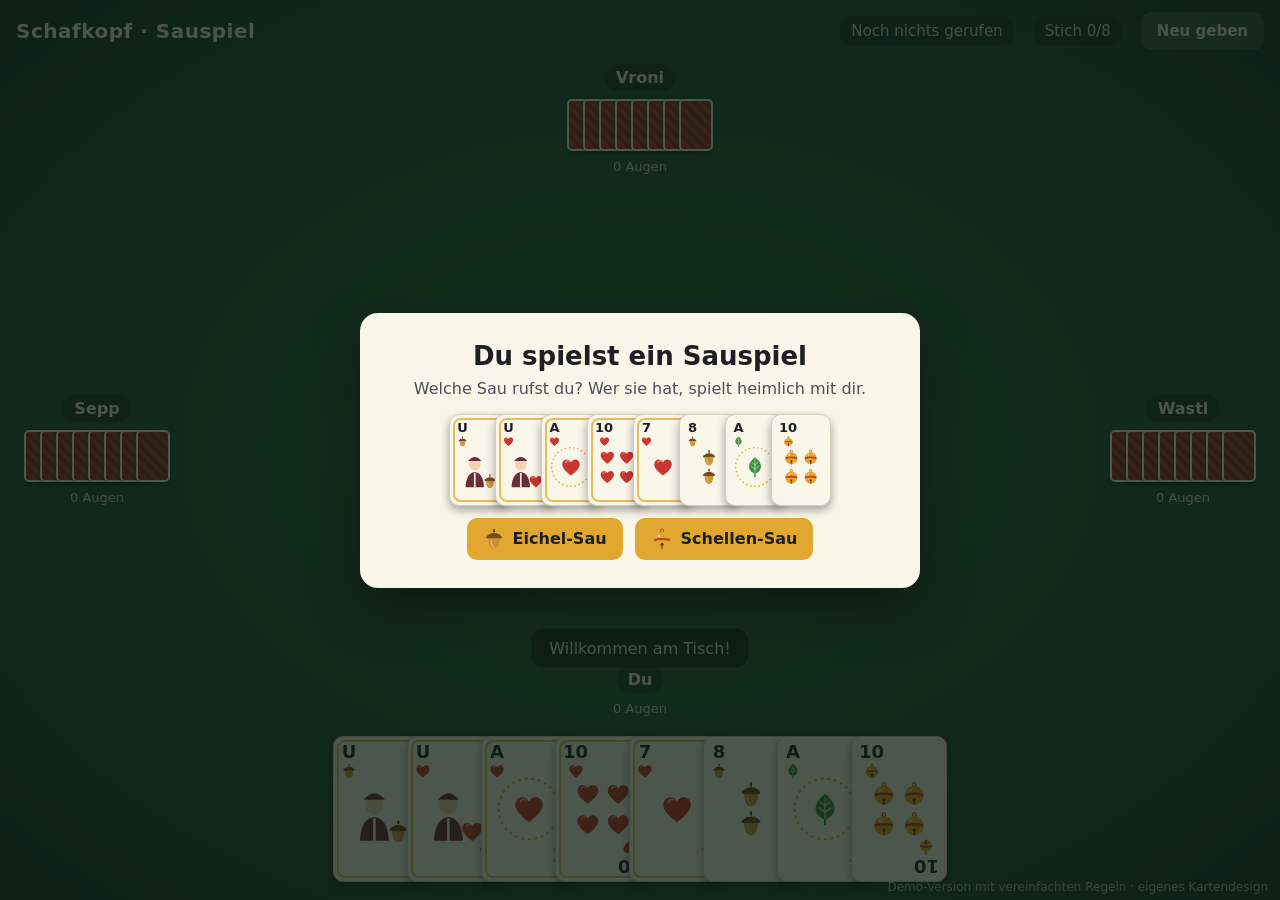
<file: index_fallback.html>
<!doctype html>
<html lang="de">
<head>
<meta charset="utf-8">
<meta name="viewport" content="width=device-width, initial-scale=1">
<title>Schafkopf – Demo</title>
<style>
  :root {
    --felt1: #2f6b45; --felt2: #1d4a30; --cream: #FBF6EA; --ink: #1d1f24;
    --gold: #E2A72E; --red: #C8372D; --green: #3E8E41; --brown: #7A4B24;
  }
  * { box-sizing: border-box; }
  html, body { margin: 0; height: 100%; }
  body {
    font-family: system-ui, -apple-system, "Segoe UI", Roboto, sans-serif;
    background: radial-gradient(ellipse at center, var(--felt1) 0%, var(--felt2) 75%, #133322 100%);
    color: #F4EFE3; overflow: hidden; user-select: none;
  }
  #table { position: relative; width: 100vw; height: 100vh; min-height: 640px; }
  header {
    position: absolute; top: 12px; left: 16px; right: 16px; display: flex;
    justify-content: space-between; align-items: center; gap: 16px; z-index: 5;
  }
  header h1 { font-size: 20px; margin: 0; letter-spacing: .5px; font-weight: 700; }
  header .info { font-size: 15px; opacity: .9; display: flex; gap: 18px; align-items: center; flex-wrap: wrap; justify-content: flex-end; }
  .badge { background: rgba(0,0,0,.25); padding: 6px 12px; border-radius: 999px; display: inline-flex; align-items: center; gap: 6px; }
  .badge svg { width: 18px; height: 18px; }
  button {
    font: inherit; font-weight: 600; border: 0; border-radius: 10px; padding: 10px 16px;
    background: var(--gold); color: var(--ink); cursor: pointer;
  }
  button:hover { filter: brightness(1.08); }
  button.ghost { background: rgba(255,255,255,.15); color: #fff; }

  /* Mitspieler */
  .seat { position: absolute; display: flex; flex-direction: column; align-items: center; gap: 8px; }
  .seat .name { font-weight: 700; font-size: 16px; background: rgba(0,0,0,.25); padding: 4px 12px; border-radius: 999px; }
  .seat .name.partner { background: var(--gold); color: var(--ink); }
  .seat .name.active { outline: 2px solid #fff; }
  .seat .pts { font-size: 13px; opacity: .85; }
  .backs { display: flex; }
  .back {
    width: 34px; height: 52px; border-radius: 5px; margin-left: -18px;
    background: repeating-linear-gradient(45deg, #8E2F25 0 4px, #A93B2F 4px 8px);
    border: 2px solid var(--cream); box-shadow: 0 2px 4px rgba(0,0,0,.3);
  }
  .back:first-child { margin-left: 0; }
  #seat1 { left: 24px; top: 50%; transform: translateY(-50%); }
  #seat2 { top: 64px; left: 50%; transform: translateX(-50%); }
  #seat3 { right: 24px; top: 50%; transform: translateY(-50%); }

  /* Stich in der Mitte */
  #trick { position: absolute; left: 50%; top: 46%; width: 300px; height: 260px; transform: translate(-50%,-50%); }
  #trick .card { position: absolute; transition: transform .35s ease, opacity .35s ease; }
  #trick .p0 { left: 102px; top: 120px; }
  #trick .p1 { left: 10px; top: 55px; transform: rotate(-8deg); }
  #trick .p2 { left: 102px; top: -5px; }
  #trick .p3 { left: 194px; top: 55px; transform: rotate(8deg); }

  /* Eigene Hand */
  #hand { position: absolute; bottom: 18px; left: 50%; transform: translateX(-50%); display: flex; gap: 0; padding: 0 20px; }
  #hand .card { margin-left: -22px; cursor: pointer; transition: transform .15s ease, filter .15s ease; }
  #hand .card:first-child { margin-left: 0; }
  #hand .card.legal:hover { transform: translateY(-18px); }
  #hand .card.illegal { filter: brightness(.55) saturate(.6); cursor: not-allowed; }
  #me { position: absolute; bottom: 184px; left: 50%; transform: translateX(-50%); }

  /* Karte */
  .card {
    width: 96px; height: 146px; border-radius: 10px; background: var(--cream); color: var(--ink);
    box-shadow: 0 4px 10px rgba(0,0,0,.35); position: relative; border: 1px solid #d8ceb8;
  }
  .card .corner { position: absolute; top: 6px; left: 7px; display: flex; flex-direction: column; align-items: center; line-height: 1; }
  .card .corner b { font-size: 18px; font-weight: 800; }
  .card .corner svg { width: 16px; height: 16px; margin-top: 2px; }
  .card .corner.br { top: auto; left: auto; bottom: 6px; right: 7px; transform: rotate(180deg); }
  .card .face { position: absolute; inset: 26px 14px; display: flex; align-items: center; justify-content: center; }
  .card .face svg { width: 100%; height: 100%; }
  .card.trumpf::after {
    content: ""; position: absolute; inset: 3px; border-radius: 8px; border: 2px solid rgba(226,167,46,.75); pointer-events: none;
  }

  /* Meldungen */
  #msg {
    position: absolute; left: 50%; top: 72%; transform: translate(-50%,-50%);
    background: rgba(0,0,0,.45); padding: 10px 18px; border-radius: 12px; font-size: 16px; text-align: center; max-width: 80vw;
  }
  #overlay {
    position: absolute; inset: 0; background: rgba(10,25,16,.72); display: flex; align-items: center; justify-content: center; z-index: 10;
  }
  #overlay.hidden { display: none; }
  .panel {
    background: var(--cream); color: var(--ink); border-radius: 18px; padding: 28px 32px; width: min(560px, 92vw);
    box-shadow: 0 20px 50px rgba(0,0,0,.4); text-align: center;
  }
  .panel h2 { margin: 0 0 8px; font-size: 26px; }
  .panel p { margin: 6px 0 16px; color: #4a4f5a; }
  .panel .choices { display: flex; gap: 12px; justify-content: center; flex-wrap: wrap; margin-top: 12px; }
  .panel .choices button { display: inline-flex; align-items: center; gap: 8px; }
  .panel .choices svg { width: 22px; height: 22px; }
  .panel .preview { display: flex; justify-content: center; margin: 12px 0 4px; }
  .panel .preview .card { width: 60px; height: 92px; margin-left: -14px; }
  .panel .preview .card:first-child { margin-left: 0; }
  .panel .preview .card .corner b { font-size: 13px; }
  .panel .preview .card .corner svg { width: 11px; height: 11px; }
  .panel .preview .card .corner.br { display: none; }
  .panel .preview .card .face { inset: 22px 8px 8px; }
  .score { font-size: 40px; font-weight: 800; margin: 8px 0; }
  .note { font-size: 12px; opacity: .7; position: absolute; bottom: 6px; right: 12px; }
</style>
</head>
<body>
<div id="table">
  <header>
    <h1>Schafkopf · Sauspiel</h1>
    <div class="info"><span id="called" class="badge">Noch nichts gerufen</span><span id="trickNo" class="badge">Stich 0/8</span><button class="ghost" id="newBtn">Neu geben</button></div>
  </header>
  <div class="seat" id="seat1"><div class="name" id="n1">Sepp</div><div class="backs" id="b1"></div><div class="pts" id="p1"></div></div>
  <div class="seat" id="seat2"><div class="name" id="n2">Vroni</div><div class="backs" id="b2"></div><div class="pts" id="p2"></div></div>
  <div class="seat" id="seat3"><div class="name" id="n3">Wastl</div><div class="backs" id="b3"></div><div class="pts" id="p3"></div></div>
  <div class="seat" id="me"><div class="name" id="n0">Du</div><div class="pts" id="p0"></div></div>
  <div id="trick"></div>
  <div id="msg">Willkommen am Tisch!</div>
  <div id="hand"></div>
  <div id="overlay"></div>
  <div class="note">Demo-Version mit vereinfachten Regeln · eigenes Kartendesign</div>
</div>

<script>
// ---------- Farbsymbole (selbst gezeichnet) ----------
const ICON = {
  E: `<svg viewBox="0 0 100 100" aria-label="Eichel"><rect x="46" y="4" width="8" height="16" rx="3" fill="#5A3518"/><path d="M14 40 Q50 6 86 40 Q86 48 80 48 L20 48 Q14 48 14 40Z" fill="#7A4B24"/><path d="M24 38 L36 26 M38 38 L50 24 M52 38 L64 24 M66 38 L76 30" stroke="#5A3518" stroke-width="3" stroke-linecap="round"/><path d="M24 48 Q24 92 50 96 Q76 92 76 48Z" fill="#C9933A"/><path d="M36 58 Q38 80 50 88" stroke="#E7BE6E" stroke-width="5" fill="none" stroke-linecap="round"/></svg>`,
  G: `<svg viewBox="0 0 100 100" aria-label="Gras"><path d="M50 96 L50 80" stroke="#2C6B30" stroke-width="6" stroke-linecap="round"/><path d="M50 82 C14 70 10 34 50 4 C90 34 86 70 50 82Z" fill="#3E8E41"/><path d="M50 78 L50 16 M50 60 L32 46 M50 60 L68 46 M50 40 L36 30 M50 40 L64 30" stroke="#BFE3B5" stroke-width="3.5" fill="none" stroke-linecap="round"/></svg>`,
  H: `<svg viewBox="0 0 100 100" aria-label="Herz"><path d="M50 90 C14 64 4 44 10 28 C16 12 40 8 50 28 C60 8 84 12 90 28 C96 44 86 64 50 90Z" fill="#C8372D"/><path d="M24 30 C26 22 34 18 40 22" stroke="#F2A49B" stroke-width="5" fill="none" stroke-linecap="round"/></svg>`,
  S: `<svg viewBox="0 0 100 100" aria-label="Schellen"><circle cx="50" cy="12" r="7" fill="none" stroke="#9A6A12" stroke-width="5"/><circle cx="50" cy="56" r="38" fill="#E2A72E"/><path d="M14 50 Q50 40 86 50 L86 60 Q50 50 14 60Z" fill="#C8372D"/><circle cx="50" cy="74" r="7" fill="#5C3D08"/><path d="M50 74 L50 92" stroke="#5C3D08" stroke-width="5" stroke-linecap="round"/><circle cx="36" cy="36" r="6" fill="#F6D58A"/></svg>`
};
const SUITS = ['E','G','H','S'];
const SUITNAME = {E:'Eichel', G:'Gras', H:'Herz', S:'Schellen'};
const RANKS = ['A','10','K','O','U','9','8','7'];
const RANKNAME = {A:'Sau','10':'Zehner',K:'König',O:'Ober',U:'Unter','9':'Neuner','8':'Achter','7':'Siebener'};
const POINTS = {A:11,'10':10,K:4,O:3,U:2,'9':0,'8':0,'7':0};
const NAMES = ['Du','Sepp','Vroni','Wastl'];

// Figur für Ober und Unter: selbst gestaltet, schlicht
function figure(rank, suit) {
  const hat = rank === 'O' ? '#2D3A6B' : '#6B2D3A';
  const pos = rank === 'O' ? 'translate(58 6) scale(.36)' : 'translate(58 66) scale(.36)';
  return `<svg viewBox="0 0 100 100">
    <circle cx="40" cy="${rank==='O'?30:44}" r="14" fill="#F2D2B0"/>
    <path d="M24 ${rank==='O'?22:36} Q40 ${rank==='O'?2:16} 56 ${rank==='O'?22:36}Z" fill="${hat}"/>
    <path d="M18 98 Q20 ${rank==='O'?50:64} 40 ${rank==='O'?48:62} Q60 ${rank==='O'?50:64} 62 98Z" fill="${hat}"/>
    <path d="M40 ${rank==='O'?50:64} L40 98" stroke="#F4EFE3" stroke-width="4"/>
    <g transform="${pos}">${ICON[suit].replace(/<\/?svg[^>]*>/g,'')}</g>
  </svg>`;
}
function faceSvg(c) {
  if (c.rank === 'O' || c.rank === 'U') return figure(c.rank, c.suit);
  const inner = ICON[c.suit].replace(/<\/?svg[^>]*>/g,'');
  const n = {A:1,'10':4,K:2,'9':3,'8':2,'7':1}[c.rank];
  const spots = {1:[[25,25,50]],2:[[30,8,40],[30,52,40]],3:[[32,2,34],[32,34,34],[32,66,34]],4:[[8,8,38],[54,8,38],[8,54,38],[54,54,38]]}[n];
  let crown = c.rank === 'K' ? `<path d="M30 2 L38 14 L50 0 L62 14 L70 2 L70 10 L30 10Z" fill="#E2A72E"/>` : '';
  if (c.rank === 'A') return `<svg viewBox="0 0 100 100"><circle cx="50" cy="50" r="46" fill="none" stroke="#E2A72E" stroke-width="3" stroke-dasharray="4 6"/>${spots.map(([x,y,s])=>`<g transform="translate(${x} ${y}) scale(${s/100})">${inner}</g>`).join('')}</svg>`;
  return `<svg viewBox="0 0 100 100">${crown}${spots.map(([x,y,s])=>`<g transform="translate(${x} ${y}) scale(${s/100})">${inner}</g>`).join('')}</svg>`;
}
function cardEl(c) {
  const d = document.createElement('div');
  d.className = 'card' + (isTrump(c) ? ' trumpf' : '');
  d.title = `${SUITNAME[c.suit]}-${RANKNAME[c.rank]}`;
  const corner = `<b>${c.rank}</b>${ICON[c.suit]}`;
  d.innerHTML = `<div class="corner">${corner}</div><div class="face">${faceSvg(c)}</div><div class="corner br">${corner}</div>`;
  return d;
}

// ---------- Regeln ----------
const isTrump = c => c.rank === 'O' || c.rank === 'U' || c.suit === 'H';
const colorOf = c => isTrump(c) ? 'T' : c.suit;
function trumpRank(c) { // höher = stärker
  const so = {E:3,G:2,H:1,S:0};
  if (c.rank === 'O') return 100 + so[c.suit];
  if (c.rank === 'U') return 80 + so[c.suit];
  return 60 + {A:6,'10':5,K:4,'9':3,'8':2,'7':1}[c.rank];
}
const plainRank = c => ({A:6,'10':5,K:4,'9':3,'8':2,'7':1}[c.rank]);
const strength = c => isTrump(c) ? trumpRank(c) : plainRank(c);

function trickWinner(trick) { // trick: [{p, c}]
  const led = colorOf(trick[0].c);
  let best = trick[0];
  for (const t of trick.slice(1)) {
    if (isTrump(t.c)) { if (!isTrump(best.c) || trumpRank(t.c) > trumpRank(best.c)) best = t; }
    else if (!isTrump(best.c) && t.c.suit === led && plainRank(t.c) > plainRank(best.c)) best = t;
  }
  return best.p;
}
const isCalledAce = c => game.calledSuit && c.suit === game.calledSuit && c.rank === 'A';

function legalCards(p) {
  const hand = game.hands[p];
  if (game.trick.length === 0) {
    // Partner muss die gerufene Farbe mit der Sau anspielen
    const hasAce = hand.some(isCalledAce);
    if (hasAce) {
      const opts = hand.filter(c => !(colorOf(c) === game.calledSuit && !isCalledAce(c)));
      return opts.length ? opts : hand;
    }
    return hand;
  }
  const led = colorOf(game.trick[0].c);
  const follow = hand.filter(c => colorOf(c) === led);
  if (follow.length) {
    if (led === game.calledSuit && follow.some(isCalledAce)) return follow.filter(isCalledAce);
    return follow;
  }
  // Gerufene Sau darf nicht abgeworfen werden (außer im letzten Stich)
  const noAce = hand.filter(c => !isCalledAce(c));
  return (noAce.length && hand.length > 1) ? noAce : hand;
}

// ---------- Spielzustand ----------
let game;
function newDeck() { const d = []; for (const s of SUITS) for (const r of RANKS) d.push({suit:s, rank:r}); return d; }
function shuffle(a) { for (let i = a.length - 1; i > 0; i--) { const j = Math.floor(Math.random() * (i + 1)); [a[i], a[j]] = [a[j], a[i]]; } return a; }
function sortHand(h) {
  const so = {E:0,G:1,S:2};
  return h.sort((a,b) => {
    const ta = isTrump(a), tb = isTrump(b);
    if (ta && tb) return trumpRank(b) - trumpRank(a);
    if (ta) return -1; if (tb) return 1;
    if (a.suit !== b.suit) return so[a.suit] - so[b.suit];
    return plainRank(b) - plainRank(a);
  });
}
function callableSuits(hand) {
  return ['E','G','S'].filter(s => hand.some(c => c.suit === s && !isTrump(c)) && !hand.some(c => c.suit === s && c.rank === 'A'));
}

function deal() {
  let deck, hands;
  for (let tries = 0; tries < 50; tries++) {
    deck = shuffle(newDeck());
    hands = [0,1,2,3].map(i => sortHand(deck.slice(i*8, i*8+8)));
    if (callableSuits(hands[0]).length) break;
  }
  game = { hands, trick: [], tricksDone: 0, taken: [0,0,0,0], leader: 1, turn: 1, calledSuit: null, partner: null, revealed: false, busy: false };
  render();
  showCallDialog();
}

function showCallDialog() {
  const ov = document.getElementById('overlay');
  const suits = callableSuits(game.hands[0]);
  const prev = document.createElement('div'); prev.className = 'preview';
  game.hands[0].forEach(c => prev.appendChild(cardEl(c)));
  ov.innerHTML = `<div class="panel"><h2>Du spielst ein Sauspiel</h2><p>Welche Sau rufst du? Wer sie hat, spielt heimlich mit dir.</p><div class="slot"></div><div class="choices">${suits.map(s => `<button data-s="${s}">${ICON[s]} ${SUITNAME[s]}-Sau</button>`).join('')}</div></div>`;
  ov.querySelector('.slot').appendChild(prev);
  ov.classList.remove('hidden');
  ov.querySelectorAll('button').forEach(b => b.onclick = () => {
    game.calledSuit = b.dataset.s;
    game.partner = [1,2,3].find(p => game.hands[p].some(c => c.suit === game.calledSuit && c.rank === 'A'));
    ov.classList.add('hidden');
    document.getElementById('called').innerHTML = `Gerufen: ${ICON[game.calledSuit]} ${SUITNAME[game.calledSuit]}-Sau`;
    say(`${NAMES[game.leader]} spielt aus.`);
    render();
    setTimeout(nextTurn, 700);
  });
}

function say(t) { document.getElementById('msg').textContent = t; }

function render() {
  const hand = document.getElementById('hand'); hand.innerHTML = '';
  const legal = (game.turn === 0 && !game.busy && game.calledSuit) ? legalCards(0) : [];
  game.hands[0].forEach(c => {
    const el = cardEl(c);
    const ok = legal.includes(c);
    el.classList.add(ok ? 'legal' : (game.turn === 0 && game.calledSuit && !game.busy ? 'illegal' : 'legal'));
    if (ok) el.onclick = () => play(0, c);
    hand.appendChild(el);
  });
  for (const p of [1,2,3]) {
    const b = document.getElementById('b' + p); b.innerHTML = '';
    game.hands[p].forEach(() => { const d = document.createElement('div'); d.className = 'back'; b.appendChild(d); });
    const n = document.getElementById('n' + p);
    n.classList.toggle('partner', game.revealed && p === game.partner);
  }
  for (const p of [0,1,2,3]) {
    document.getElementById('n' + p).classList.toggle('active', game.turn === p && !game.busy && !!game.calledSuit);
    document.getElementById('p' + p).textContent = `${game.taken[p]} Augen`;
  }
  const tr = document.getElementById('trick'); tr.innerHTML = '';
  game.trick.forEach(t => { const el = cardEl(t.c); el.classList.add('p' + t.p); tr.appendChild(el); });
  document.getElementById('trickNo').textContent = `Stich ${game.tricksDone}/8`;
}

function play(p, c) {
  if (game.busy) return;
  game.hands[p] = game.hands[p].filter(x => x !== c);
  game.trick.push({p, c});
  if (isCalledAce(c) && !game.revealed) { game.revealed = true; say(`${NAMES[p]} hat die ${SUITNAME[c.suit]}-Sau – ${NAMES[p]} spielt mit dir!`); }
  if (game.trick.length === 4) {
    game.busy = true; render();
    const w = trickWinner(game.trick);
    const pts = game.trick.reduce((s,t) => s + POINTS[t.c.rank], 0);
    setTimeout(() => {
      say(`${NAMES[w]} ${w===0?'gewinnst':'gewinnt'} den Stich (${pts} Augen).`);
      setTimeout(() => {
        game.taken[w] += pts; game.trick = []; game.tricksDone++; game.leader = w; game.turn = w; game.busy = false;
        render();
        if (game.tricksDone === 8) return endGame();
        nextTurn();
      }, 1100);
    }, 500);
    return;
  }
  game.turn = (p + 1) % 4;
  render();
  nextTurn();
}

function nextTurn() {
  if (game.busy) return;
  if (game.turn === 0) { if (game.trick.length === 0) say('Du spielst aus.'); else if (!game.revealed || game.trick.length) say('Du bist dran.'); render(); return; }
  setTimeout(() => play(game.turn, botChoose(game.turn)), 650);
}

// ---------- Computergegner ----------
const team = p => (p === 0 || p === game.partner) ? 'A' : 'B';
function botChoose(p) {
  const legal = legalCards(p);
  const byLow = [...legal].sort((a,b) => strength(a) - strength(b));
  if (game.trick.length === 0) {
    const aces = legal.filter(c => c.rank === 'A' && !isTrump(c));
    if (aces.length) return aces[0];
    const plain = byLow.filter(c => !isTrump(c));
    if (team(p) === 'A' || !plain.length) return byLow[byLow.length - 1 - Math.floor(Math.random()*Math.min(2,byLow.length))] || byLow[0];
    return plain[0];
  }
  const winner = trickWinner(game.trick);
  const mateWins = team(winner) === team(p);
  const last = game.trick.length === 3;
  if (mateWins && (last || isTrump(game.trick.find(t=>t.p===winner).c) && trumpRank(game.trick.find(t=>t.p===winner).c) >= 80)) {
    // schmieren: viele Augen, aber keine hohen Trümpfe
    return [...legal].sort((a,b) => (POINTS[b.rank] - (isTrump(b)&&trumpRank(b)>=80?20:0)) - (POINTS[a.rank] - (isTrump(a)&&trumpRank(a)>=80?20:0)))[0];
  }
  const winners = byLow.filter(c => trickWinner([...game.trick, {p, c}]) === p);
  if (winners.length && !mateWins) return winners[0];
  if (mateWins) return byLow[0];
  return [...legal].sort((a,b) => POINTS[a.rank] - POINTS[b.rank] || strength(a) - strength(b))[0];
}

function endGame() {
  const a = game.taken[0] + game.taken[game.partner];
  const b = 120 - a;
  const win = a >= 61;
  const ov = document.getElementById('overlay');
  ov.innerHTML = `<div class="panel"><h2>${win ? 'Gewonnen!' : 'Verloren'}</h2>
    <p>Du hast mit ${NAMES[game.partner]} gespielt.</p>
    <div class="score">${a} : ${b}</div>
    <p>${win ? (a >= 91 ? 'Sogar mit Schneider. Respekt!' : 'Mindestens 61 Augen, das reicht.') : (a < 31 ? 'Schneider verloren. Autsch.' : 'Knapp daneben ist auch vorbei.')}</p>
    <button id="again">Nochmal</button></div>`;
  ov.classList.remove('hidden');
  document.getElementById('again').onclick = deal;
}

document.getElementById('newBtn').onclick = deal;
deal();
</script>
</body>
</html>
</file>
